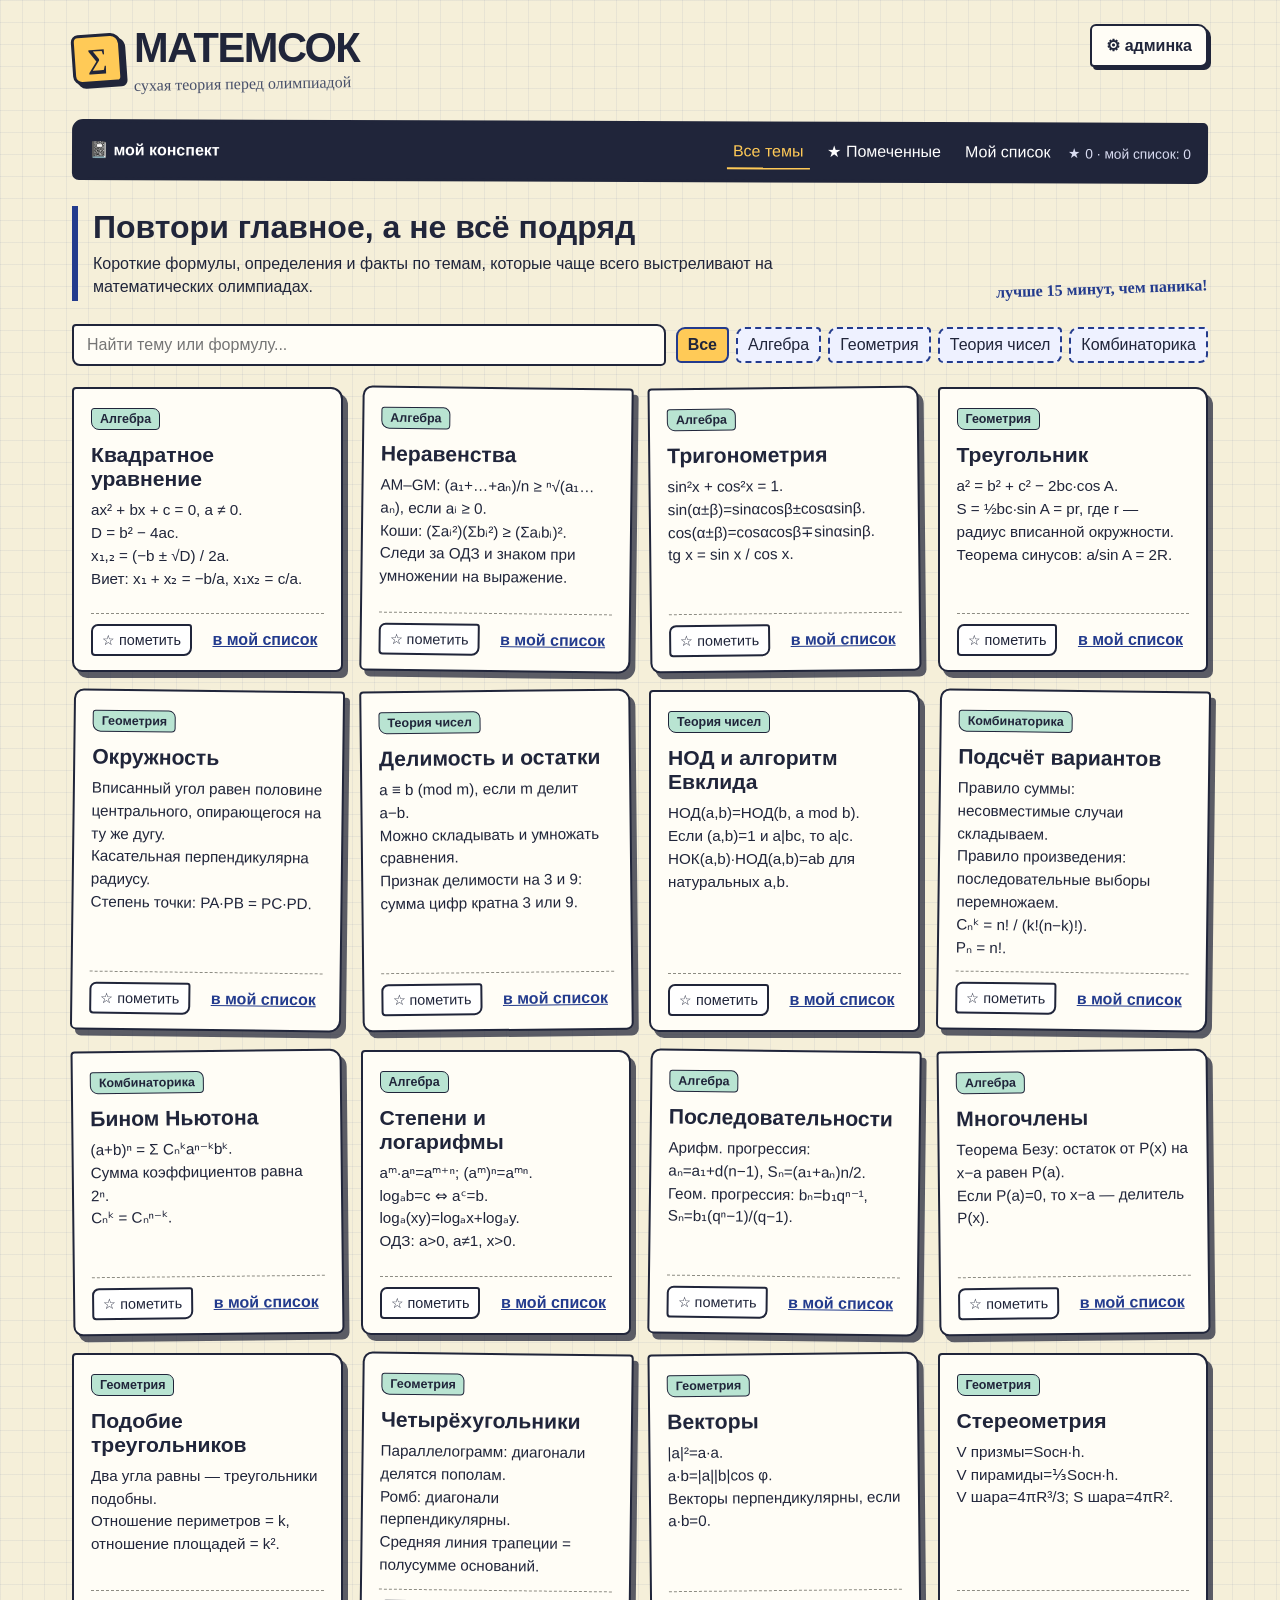
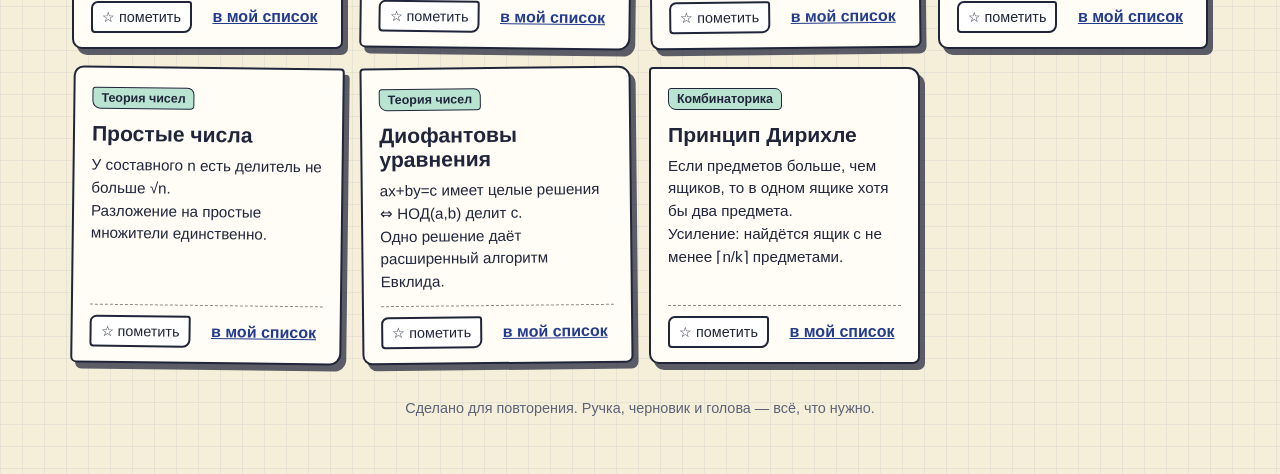
<file: index.html>
<!doctype html>
<html lang="ru">
<head>
  <meta charset="UTF-8" />
  <meta name="viewport" content="width=device-width, initial-scale=1.0" />
  <meta name="description" content="Короткие конспекты по математике для олимпиад." />
  <title>Матемсок — теория к олимпиадам</title>
  <link rel="icon" type="image/svg+xml" href="data:image/svg+xml,%3Csvg xmlns='http://www.w3.org/2000/svg' viewBox='0 0 64 64'%3E%3Crect width='64' height='64' rx='10' fill='%23233b8d'/%3E%3Cpath d='M13 16h38M13 32h38M13 48h38' stroke='%23f8f5ea' stroke-width='4'/%3E%3Cpath d='M28 10v44' stroke='%23ffbd46' stroke-width='4'/%3E%3C/svg%3E" />
  <style>
    :root { --ink:#20253a; --blue:#233b8d; --paper:#fffdf6; --cream:#f5efd9; --yellow:#ffca57; --red:#d9534f; --line:#d7d2bf; --mint:#b9e4d2; }
    * { box-sizing: border-box; }
    body { margin:0; color:var(--ink); font-family: "Trebuchet MS", Arial, sans-serif; background-color:var(--cream); background-image:linear-gradient(rgba(115,126,167,.10) 1px, transparent 1px),linear-gradient(90deg, rgba(115,126,167,.10) 1px, transparent 1px); background-size:22px 22px; }
    button, input, textarea, select { font:inherit; }
    button { cursor:pointer; color:inherit; }
    .page { max-width:1180px; margin:0 auto; padding:20px 22px 58px; }
    header { display:flex; justify-content:space-between; align-items:flex-start; gap:20px; margin:4px 0 28px; }
    .brand { display:flex; align-items:center; gap:12px; }
    .logo { width:50px; height:50px; transform:rotate(-4deg); border:3px solid var(--ink); border-radius:7px 11px 6px 9px; background:var(--yellow); display:grid; place-items:center; font:900 28px Georgia,serif; box-shadow:4px 4px 0 var(--ink); }
    h1 { margin:0; font-size:clamp(1.7rem,4vw,2.6rem); letter-spacing:-1.5px; }
    .scribble { margin:3px 0 0; color:#48506a; font-family:"Comic Sans MS","Trebuchet MS",cursive; font-size:1rem; transform:rotate(-1deg); }
    .admin-switch { border:2px solid var(--ink); border-radius:6px 10px 7px 4px; padding:10px 14px; background:var(--paper); box-shadow:3px 3px 0 var(--ink); font-weight:bold; }
    .admin-switch:hover { background:var(--yellow); transform:translate(-1px,-1px); box-shadow:5px 5px 0 var(--ink); }
    .topbar { background:var(--ink); color:white; padding:10px 14px; border:3px solid var(--ink); border-radius:11px 5px 12px 7px; display:flex; align-items:center; gap:12px; flex-wrap:wrap; transform:rotate(.2deg); }
    .topbar strong { margin-right:auto; }
    .topbar button { color:white; border:0; background:transparent; border-bottom:2px solid transparent; padding:7px 6px; }
    .topbar button.active { color:var(--yellow); border-color:var(--yellow); }
    .stats { color:#d9dcf1; font-size:.86rem; }
    main { padding-top:24px; }
    .intro { display:grid; grid-template-columns:minmax(0,1fr) auto; gap:18px; align-items:end; border-left:6px solid var(--blue); padding:3px 0 3px 15px; margin:0 0 23px; }
    .intro h2 { font-size:clamp(1.45rem,3vw,2rem); margin:0 0 6px; }
    .intro p { margin:0; max-width:700px; line-height:1.45; }
    .note { font-family:"Comic Sans MS",cursive; color:var(--blue); transform:rotate(-2deg); font-weight:bold; }
    .toolbar { display:flex; align-items:center; gap:10px; flex-wrap:wrap; margin:0 0 21px; }
    #search { flex:1 1 260px; min-height:42px; padding:9px 13px; border:2px solid var(--ink); border-radius:4px 9px 5px 8px; background:var(--paper); outline:none; }
    #search:focus { box-shadow:3px 3px 0 var(--blue); }
    .filters { display:flex; gap:7px; flex-wrap:wrap; }
    .filter { border:2px dashed var(--blue); padding:7px 10px; background:#eef1ff; border-radius:9px 4px 8px 5px; }
    .filter.selected { background:var(--yellow); border-style:solid; font-weight:bold; }
    .topic-grid { display:grid; grid-template-columns:repeat(auto-fit,minmax(270px,1fr)); gap:18px; }
    .topic { position:relative; display:flex; flex-direction:column; min-height:285px; padding:19px 17px 14px; background:var(--paper); border:2px solid var(--ink); border-radius:4px 12px 7px 10px; box-shadow:5px 6px 0 rgba(32,37,58,.72); transition:transform .15s,box-shadow .15s; }
    .topic:nth-child(3n+2) { transform:rotate(.7deg); border-radius:10px 4px 12px 6px; }
    .topic:nth-child(3n+3) { transform:rotate(-.6deg); }
    .topic:hover { transform:translate(-2px,-3px) rotate(0); box-shadow:8px 9px 0 rgba(32,37,58,.75); }
    .tag { align-self:flex-start; background:var(--mint); border:1.5px solid var(--ink); padding:3px 8px; border-radius:3px 7px 4px 8px; font-size:.78rem; font-weight:bold; }
    .topic h3 { margin:13px 0 8px; font-size:1.32rem; }
    .theory { font-size:.95rem; line-height:1.5; flex:1; white-space:pre-line; }
    .topic-footer { display:flex; gap:8px; align-items:center; justify-content:space-between; margin-top:12px; padding-top:10px; border-top:1px dashed #8d8c83; }
    .mark { border:2px solid var(--ink); background:#fff; padding:6px 9px; border-radius:7px 3px 8px 4px; font-size:.9rem; }
    .mark.on { background:var(--yellow); }
    .tiny { border:0; background:transparent; color:var(--blue); text-decoration:underline; font-weight:bold; }
    .empty { grid-column:1/-1; padding:35px; text-align:center; border:2px dashed var(--ink); background:rgba(255,253,246,.76); font-size:1.1rem; }
    .saved-list { display:grid; grid-template-columns:repeat(auto-fit,minmax(245px,1fr)); gap:15px; }
    .saved-item { padding:15px; background:#fff; border:2px solid var(--ink); border-radius:9px 3px 10px 5px; box-shadow:3px 4px 0 var(--ink); }
    .saved-item h3 { margin:7px 0; }
    .admin-panel { margin-top:30px; border:3px solid var(--blue); border-radius:12px 5px 11px 6px; background:#e9ecff; padding:20px; }
    .admin-panel h2 { margin:0 0 5px; }
    .admin-panel > p { margin:0 0 15px; }
    .editor { display:grid; grid-template-columns:1fr 1fr; gap:12px; }
    .field { display:grid; gap:5px; font-weight:bold; }
    .field.full { grid-column:1/-1; }
    .field input,.field textarea,.field select { width:100%; padding:9px; border:2px solid var(--ink); border-radius:5px; background:#fffef9; }
    .field textarea { min-height:115px; resize:vertical; line-height:1.4; }
    .form-actions { grid-column:1/-1; display:flex; gap:10px; flex-wrap:wrap; }
    .primary { background:var(--yellow); border:2px solid var(--ink); border-radius:5px 9px 4px 8px; padding:9px 13px; font-weight:bold; box-shadow:2px 2px 0 var(--ink); }
    .secondary { background:white; border:2px solid var(--ink); border-radius:7px 3px 8px 4px; padding:9px 13px; }
    .admin-list { margin-top:21px; display:grid; gap:9px; }
    .admin-row { display:flex; align-items:center; gap:10px; justify-content:space-between; padding:9px 11px; background:white; border:1.5px solid var(--ink); border-radius:5px; }
    .admin-row small { display:block; color:#596077; }
    .row-actions { display:flex; gap:6px; }
    .danger { border:2px solid var(--red); color:#9e322e; background:#fff; padding:6px 9px; border-radius:5px; }
    footer { margin-top:36px; text-align:center; color:#5c6278; font-size:.9rem; }
    .hidden { display:none !important; }
    @media (max-width:640px) { .page{padding:14px 14px 40px} header{margin-bottom:20px}.logo{width:42px;height:42px}.admin-switch{padding:8px 10px}.intro{grid-template-columns:1fr}.topbar strong{width:100%}.editor{grid-template-columns:1fr}.admin-row{align-items:flex-start;flex-direction:column}.topic{min-height:250px} }
  </style>
</head>
<body>
  <div class="page">
    <header>
      <div class="brand"><div class="logo">∑</div><div><h1>МАТЕМСОК</h1><p class="scribble">сухая теория перед олимпиадой</p></div></div>
      <button class="admin-switch" id="adminSwitch" aria-expanded="false">⚙ админка</button>
    </header>
    <nav class="topbar" aria-label="Главное меню">
      <strong>📓 мой конспект</strong>
      <button class="nav active" data-view="catalog">Все темы</button>
      <button class="nav" data-view="marked">★ Помеченные</button>
      <button class="nav" data-view="plan">Мой список</button>
      <span class="stats" id="stats"></span>
    </nav>
    <main>
      <section id="catalogView">
        <div class="intro"><div><h2>Повтори главное, а не всё подряд</h2><p>Короткие формулы, определения и факты по темам, которые чаще всего выстреливают на математических олимпиадах.</p></div><span class="note">лучше 15 минут, чем паника!</span></div>
        <div class="toolbar"><input id="search" type="search" placeholder="Найти тему или формулу..." aria-label="Поиск по темам"><div class="filters" id="filters"></div></div>
        <div class="topic-grid" id="topicGrid"></div>
      </section>
      <section id="markedView" class="hidden"><div class="intro"><div><h2>★ Помеченные</h2><p>Твои быстрые закладки — как любимые треки, только без грустных песен.</p></div></div><div class="saved-list" id="markedList"></div></section>
      <section id="planView" class="hidden"><div class="intro"><div><h2>Мой список повторения</h2><p>Собери здесь темы, которые точно надо пройти перед олимпиадой.</p></div><span class="note">убирай по мере готовности</span></div><div class="saved-list" id="planList"></div></section>
      <section id="adminPanel" class="admin-panel hidden" aria-label="Панель администратора">
        <h2>Панель администратора</h2><p>Добавляй новые карточки или меняй старые. Изменения хранятся в этом браузере.</p>
        <form id="topicForm" class="editor">
          <label class="field">Название темы<input id="title" required placeholder="Например: Комплексные числа"></label>
          <label class="field">Раздел<select id="category"><option>Алгебра</option><option>Геометрия</option><option>Теория чисел</option><option>Комбинаторика</option></select></label>
          <label class="field full">Короткий конспект<textarea id="content" required placeholder="Пиши коротко: определения, формулы, важные факты."></textarea></label>
          <div class="form-actions"><button class="primary" type="submit" id="saveTopic">Добавить тему</button><button class="secondary hidden" type="button" id="cancelEdit">Отменить редактирование</button></div>
        </form>
        <div class="admin-list" id="adminList"></div>
      </section>
    </main>
    <footer>Сделано для повторения. Ручка, черновик и голова — всё, что нужно.</footer>
  </div>
  <script>
  (() => {
    const initialTopics = [
      {id:'quad', category:'Алгебра', title:'Квадратное уравнение', content:'ax² + bx + c = 0, a ≠ 0.\nD = b² − 4ac.\nx₁,₂ = (−b ± √D) / 2a.\nВиет: x₁ + x₂ = −b/a, x₁x₂ = c/a.'},
      {id:'ineq', category:'Алгебра', title:'Неравенства', content:'AM–GM: (a₁+…+aₙ)/n ≥ ⁿ√(a₁…aₙ), если aᵢ ≥ 0.\nКоши: (Σaᵢ²)(Σbᵢ²) ≥ (Σaᵢbᵢ)².\nСледи за ОДЗ и знаком при умножении на выражение.'},
      {id:'trig', category:'Алгебра', title:'Тригонометрия', content:'sin²x + cos²x = 1.\nsin(α±β)=sinαcosβ±cosαsinβ.\ncos(α±β)=cosαcosβ∓sinαsinβ.\ntg x = sin x / cos x.'},
      {id:'tri', category:'Геометрия', title:'Треугольник', content:'a² = b² + c² − 2bc·cos A.\nS = ½bc·sin A = pr, где r — радиус вписанной окружности.\nТеорема синусов: a/sin A = 2R.'},
      {id:'circle', category:'Геометрия', title:'Окружность', content:'Вписанный угол равен половине центрального, опирающегося на ту же дугу.\nКасательная перпендикулярна радиусу.\nСтепень точки: PA·PB = PC·PD.'},
      {id:'mod', category:'Теория чисел', title:'Делимость и остатки', content:'a ≡ b (mod m), если m делит a−b.\nМожно складывать и умножать сравнения.\nПризнак делимости на 3 и 9: сумма цифр кратна 3 или 9.'},
      {id:'gcd', category:'Теория чисел', title:'НОД и алгоритм Евклида', content:'НОД(a,b)=НОД(b, a mod b).\nЕсли (a,b)=1 и a|bc, то a|c.\nНОК(a,b)·НОД(a,b)=ab для натуральных a,b.'},
      {id:'comb', category:'Комбинаторика', title:'Подсчёт вариантов', content:'Правило суммы: несовместимые случаи складываем.\nПравило произведения: последовательные выборы перемножаем.\nCₙᵏ = n! / (k!(n−k)!).\nPₙ = n!.'},
      {id:'binom', category:'Комбинаторика', title:'Бином Ньютона', content:'(a+b)ⁿ = Σ Cₙᵏaⁿ⁻ᵏbᵏ.\nСумма коэффициентов равна 2ⁿ.\nCₙᵏ = Cₙⁿ⁻ᵏ.'}
    ];
    const expandedTopics = initialTopics.concat([
      {id:'powers', category:'\u0410\u043b\u0433\u0435\u0431\u0440\u0430', title:'\u0421\u0442\u0435\u043f\u0435\u043d\u0438 \u0438 \u043b\u043e\u0433\u0430\u0440\u0438\u0444\u043c\u044b', content:'a\u1d50\u00b7a\u207f=a\u1d50\u207a\u207f; (a\u1d50)\u207f=a\u1d50\u207f.\nlog\u2090b=c \u21d4 a\u1d9c=b.\nlog\u2090(xy)=log\u2090x+log\u2090y.\n\u041e\u0414\u0417: a>0, a\u22601, x>0.'},
      {id:'seq', category:'\u0410\u043b\u0433\u0435\u0431\u0440\u0430', title:'\u041f\u043e\u0441\u043b\u0435\u0434\u043e\u0432\u0430\u0442\u0435\u043b\u044c\u043d\u043e\u0441\u0442\u0438', content:'\u0410\u0440\u0438\u0444\u043c. \u043f\u0440\u043e\u0433\u0440\u0435\u0441\u0441\u0438\u044f: a\u2099=a\u2081+d(n\u22121), S\u2099=(a\u2081+a\u2099)n/2.\n\u0413\u0435\u043e\u043c. \u043f\u0440\u043e\u0433\u0440\u0435\u0441\u0441\u0438\u044f: b\u2099=b\u2081q\u207f\u207b\u00b9, S\u2099=b\u2081(q\u207f\u22121)/(q\u22121).'},
      {id:'poly', category:'\u0410\u043b\u0433\u0435\u0431\u0440\u0430', title:'\u041c\u043d\u043e\u0433\u043e\u0447\u043b\u0435\u043d\u044b', content:'\u0422\u0435\u043e\u0440\u0435\u043c\u0430 \u0411\u0435\u0437\u0443: \u043e\u0441\u0442\u0430\u0442\u043e\u043a \u043e\u0442 P(x) \u043d\u0430 x\u2212a \u0440\u0430\u0432\u0435\u043d P(a).\n\u0415\u0441\u043b\u0438 P(a)=0, \u0442\u043e x\u2212a \u2014 \u0434\u0435\u043b\u0438\u0442\u0435\u043b\u044c P(x).'},
      {id:'similar', category:'\u0413\u0435\u043e\u043c\u0435\u0442\u0440\u0438\u044f', title:'\u041f\u043e\u0434\u043e\u0431\u0438\u0435 \u0442\u0440\u0435\u0443\u0433\u043e\u043b\u044c\u043d\u0438\u043a\u043e\u0432', content:'\u0414\u0432\u0430 \u0443\u0433\u043b\u0430 \u0440\u0430\u0432\u043d\u044b \u2014 \u0442\u0440\u0435\u0443\u0433\u043e\u043b\u044c\u043d\u0438\u043a\u0438 \u043f\u043e\u0434\u043e\u0431\u043d\u044b.\n\u041e\u0442\u043d\u043e\u0448\u0435\u043d\u0438\u0435 \u043f\u0435\u0440\u0438\u043c\u0435\u0442\u0440\u043e\u0432 = k, \u043e\u0442\u043d\u043e\u0448\u0435\u043d\u0438\u0435 \u043f\u043b\u043e\u0449\u0430\u0434\u0435\u0439 = k\u00b2.'},
      {id:'quads', category:'\u0413\u0435\u043e\u043c\u0435\u0442\u0440\u0438\u044f', title:'\u0427\u0435\u0442\u044b\u0440\u0451\u0445\u0443\u0433\u043e\u043b\u044c\u043d\u0438\u043a\u0438', content:'\u041f\u0430\u0440\u0430\u043b\u043b\u0435\u043b\u043e\u0433\u0440\u0430\u043c\u043c: \u0434\u0438\u0430\u0433\u043e\u043d\u0430\u043b\u0438 \u0434\u0435\u043b\u044f\u0442\u0441\u044f \u043f\u043e\u043f\u043e\u043b\u0430\u043c.\n\u0420\u043e\u043c\u0431: \u0434\u0438\u0430\u0433\u043e\u043d\u0430\u043b\u0438 \u043f\u0435\u0440\u043f\u0435\u043d\u0434\u0438\u043a\u0443\u043b\u044f\u0440\u043d\u044b.\n\u0421\u0440\u0435\u0434\u043d\u044f\u044f \u043b\u0438\u043d\u0438\u044f \u0442\u0440\u0430\u043f\u0435\u0446\u0438\u0438 = \u043f\u043e\u043b\u0443\u0441\u0443\u043c\u043c\u0435 \u043e\u0441\u043d\u043e\u0432\u0430\u043d\u0438\u0439.'},
      {id:'vectors', category:'\u0413\u0435\u043e\u043c\u0435\u0442\u0440\u0438\u044f', title:'\u0412\u0435\u043a\u0442\u043e\u0440\u044b', content:'|a|\u00b2=a\u00b7a.\na\u00b7b=|a||b|cos \u03c6.\n\u0412\u0435\u043a\u0442\u043e\u0440\u044b \u043f\u0435\u0440\u043f\u0435\u043d\u0434\u0438\u043a\u0443\u043b\u044f\u0440\u043d\u044b, \u0435\u0441\u043b\u0438 a\u00b7b=0.'},
      {id:'solid', category:'\u0413\u0435\u043e\u043c\u0435\u0442\u0440\u0438\u044f', title:'\u0421\u0442\u0435\u0440\u0435\u043e\u043c\u0435\u0442\u0440\u0438\u044f', content:'V \u043f\u0440\u0438\u0437\u043c\u044b=S\u043e\u0441\u043d\u00b7h.\nV \u043f\u0438\u0440\u0430\u043c\u0438\u0434\u044b=\u2153S\u043e\u0441\u043d\u00b7h.\nV \u0448\u0430\u0440\u0430=4\u03c0R\u00b3/3; S \u0448\u0430\u0440\u0430=4\u03c0R\u00b2.'},
      {id:'prime', category:'\u0422\u0435\u043e\u0440\u0438\u044f \u0447\u0438\u0441\u0435\u043b', title:'\u041f\u0440\u043e\u0441\u0442\u044b\u0435 \u0447\u0438\u0441\u043b\u0430', content:'\u0423 \u0441\u043e\u0441\u0442\u0430\u0432\u043d\u043e\u0433\u043e n \u0435\u0441\u0442\u044c \u0434\u0435\u043b\u0438\u0442\u0435\u043b\u044c \u043d\u0435 \u0431\u043e\u043b\u044c\u0448\u0435 \u221an.\n\u0420\u0430\u0437\u043b\u043e\u0436\u0435\u043d\u0438\u0435 \u043d\u0430 \u043f\u0440\u043e\u0441\u0442\u044b\u0435 \u043c\u043d\u043e\u0436\u0438\u0442\u0435\u043b\u0438 \u0435\u0434\u0438\u043d\u0441\u0442\u0432\u0435\u043d\u043d\u043e.'},
      {id:'dio', category:'\u0422\u0435\u043e\u0440\u0438\u044f \u0447\u0438\u0441\u0435\u043b', title:'\u0414\u0438\u043e\u0444\u0430\u043d\u0442\u043e\u0432\u044b \u0443\u0440\u0430\u0432\u043d\u0435\u043d\u0438\u044f', content:'ax+by=c \u0438\u043c\u0435\u0435\u0442 \u0446\u0435\u043b\u044b\u0435 \u0440\u0435\u0448\u0435\u043d\u0438\u044f \u21d4 \u041d\u041e\u0414(a,b) \u0434\u0435\u043b\u0438\u0442 c.\n\u041e\u0434\u043d\u043e \u0440\u0435\u0448\u0435\u043d\u0438\u0435 \u0434\u0430\u0451\u0442 \u0440\u0430\u0441\u0448\u0438\u0440\u0435\u043d\u043d\u044b\u0439 \u0430\u043b\u0433\u043e\u0440\u0438\u0442\u043c \u0415\u0432\u043a\u043b\u0438\u0434\u0430.'},
      {id:'dir', category:'\u041a\u043e\u043c\u0431\u0438\u043d\u0430\u0442\u043e\u0440\u0438\u043a\u0430', title:'\u041f\u0440\u0438\u043d\u0446\u0438\u043f \u0414\u0438\u0440\u0438\u0445\u043b\u0435', content:'\u0415\u0441\u043b\u0438 \u043f\u0440\u0435\u0434\u043c\u0435\u0442\u043e\u0432 \u0431\u043e\u043b\u044c\u0448\u0435, \u0447\u0435\u043c \u044f\u0449\u0438\u043a\u043e\u0432, \u0442\u043e \u0432 \u043e\u0434\u043d\u043e\u043c \u044f\u0449\u0438\u043a\u0435 \u0445\u043e\u0442\u044f \u0431\u044b \u0434\u0432\u0430 \u043f\u0440\u0435\u0434\u043c\u0435\u0442\u0430.\n\u0423\u0441\u0438\u043b\u0435\u043d\u0438\u0435: \u043d\u0430\u0439\u0434\u0451\u0442\u0441\u044f \u044f\u0449\u0438\u043a \u0441 \u043d\u0435 \u043c\u0435\u043d\u0435\u0435 \u2308n/k\u2309 \u043f\u0440\u0435\u0434\u043c\u0435\u0442\u0430\u043c\u0438.'}
    ]);
    const $ = s => document.querySelector(s);
    const storage = key => JSON.parse(localStorage.getItem(key) || 'null');
    const savedTopics = storage('mathsok_topics');
    let topics = savedTopics ? savedTopics.concat(expandedTopics.filter(t => !savedTopics.some(s => s.id === t.id))) : expandedTopics;
    let marked = storage('mathsok_marked') || [];
    let plan = storage('mathsok_plan') || [];
    let activeCategory = 'Все'; let activeView = 'catalog'; let editingId = null;
    const save = () => { localStorage.setItem('mathsok_topics', JSON.stringify(topics)); localStorage.setItem('mathsok_marked', JSON.stringify(marked)); localStorage.setItem('mathsok_plan', JSON.stringify(plan)); };
    const esc = s => String(s).replace(/[&<>'"]/g, c => ({'&':'&amp;','<':'&lt;','>':'&gt;',"'":'&#39;','"':'&quot;'}[c]));
    const categories = () => ['Все', ...new Set(topics.map(t => t.category))];
    function card(t) { const isMark=marked.includes(t.id), isPlan=plan.includes(t.id); return `<article class="topic"><span class="tag">${esc(t.category)}</span><h3>${esc(t.title)}</h3><div class="theory">${esc(t.content)}</div><div class="topic-footer"><button class="mark ${isMark?'on':''}" data-action="mark" data-id="${t.id}" aria-label="Пометить тему">${isMark?'★ помечено':'☆ пометить'}</button><button class="tiny" data-action="plan" data-id="${t.id}">${isPlan?'убрать из списка':'в мой список'}</button></div></article>`; }
    function renderCatalog() { const q=$('#search').value.trim().toLowerCase(); const shown=topics.filter(t => (activeCategory==='Все'||t.category===activeCategory)&&(`${t.title} ${t.content} ${t.category}`).toLowerCase().includes(q)); $('#filters').innerHTML=categories().map(c=>`<button class="filter ${c===activeCategory?'selected':''}" data-category="${esc(c)}">${esc(c)}</button>`).join(''); $('#topicGrid').innerHTML=shown.length?shown.map(card).join(''):'<div class="empty">Ничего не нашлось. Попробуй другое слово или добавь тему в админке.</div>'; }
    function savedCard(t, type) { return `<article class="saved-item"><span class="tag">${esc(t.category)}</span><h3>${esc(t.title)}</h3><p>${esc(t.content).split('\n')[0]}</p><button class="tiny" data-action="${type==='marked'?'mark':'plan'}" data-id="${t.id}">убрать</button></article>`; }
    function renderSaved() { const markedTopics=topics.filter(t=>marked.includes(t.id)), planTopics=topics.filter(t=>plan.includes(t.id)); $('#markedList').innerHTML=markedTopics.length?markedTopics.map(t=>savedCard(t,'marked')).join(''):'<div class="empty">Тут пока пусто. Нажми ☆ на нужной карточке.</div>'; $('#planList').innerHTML=planTopics.length?planTopics.map(t=>savedCard(t,'plan')).join(''):'<div class="empty">Собери свой маршрут: жми «в мой список» в каталоге.</div>'; $('#stats').textContent=`★ ${marked.length}  ·  мой список: ${plan.length}`; }
    function renderAdmin() { $('#adminList').innerHTML=topics.map(t=>`<div class="admin-row"><div><b>${esc(t.title)}</b><small>${esc(t.category)}</small></div><div class="row-actions"><button class="secondary" data-edit="${t.id}">изменить</button><button class="danger" data-delete="${t.id}">удалить</button></div></div>`).join(''); }
    function render() { renderCatalog(); renderSaved(); renderAdmin(); }
    function toggle(list, id) { const i=list.indexOf(id); i<0?list.push(id):list.splice(i,1); save(); render(); }
    document.addEventListener('click', e => { const a=e.target.closest('[data-action]'); if(a){ const id=a.dataset.id; toggle(a.dataset.action==='mark'?marked:plan,id); return; } const f=e.target.closest('[data-category]'); if(f){activeCategory=f.dataset.category;renderCatalog();} const edit=e.target.closest('[data-edit]'); if(edit){const t=topics.find(x=>x.id===edit.dataset.edit); editingId=t.id; $('#title').value=t.title;$('#category').value=t.category;$('#content').value=t.content;$('#saveTopic').textContent='Сохранить изменения';$('#cancelEdit').classList.remove('hidden');$('#adminPanel').scrollIntoView({behavior:'smooth'});} const del=e.target.closest('[data-delete]'); if(del && confirm('Удалить эту тему?')){topics=topics.filter(t=>t.id!==del.dataset.delete);marked=marked.filter(id=>id!==del.dataset.delete);plan=plan.filter(id=>id!==del.dataset.delete);save();render();} });
    $('#search').addEventListener('input',renderCatalog);
    document.querySelectorAll('.nav').forEach(b=>b.addEventListener('click',()=>{activeView=b.dataset.view; document.querySelectorAll('.nav').forEach(x=>x.classList.toggle('active',x===b)); ['catalog','marked','plan'].forEach(v=>$('#'+v+'View').classList.toggle('hidden',v!==activeView));}));
    $('#adminSwitch').addEventListener('click',()=>{const p=$('#adminPanel');p.classList.toggle('hidden');$('#adminSwitch').setAttribute('aria-expanded',!p.classList.contains('hidden'));if(!p.classList.contains('hidden'))p.scrollIntoView({behavior:'smooth'});});
    $('#topicForm').addEventListener('submit',e=>{e.preventDefault();const data={title:$('#title').value.trim(),category:$('#category').value,content:$('#content').value.trim()};if(editingId){const i=topics.findIndex(t=>t.id===editingId);topics[i]={...topics[i],...data};}else topics.unshift({id:'topic-'+Date.now(),...data});save();e.target.reset();editingId=null;$('#saveTopic').textContent='Добавить тему';$('#cancelEdit').classList.add('hidden');render();});
    $('#cancelEdit').addEventListener('click',()=>{$('#topicForm').reset();editingId=null;$('#saveTopic').textContent='Добавить тему';$('#cancelEdit').classList.add('hidden');});
    render();
  })();
  </script>
</body>
</html>
</file>
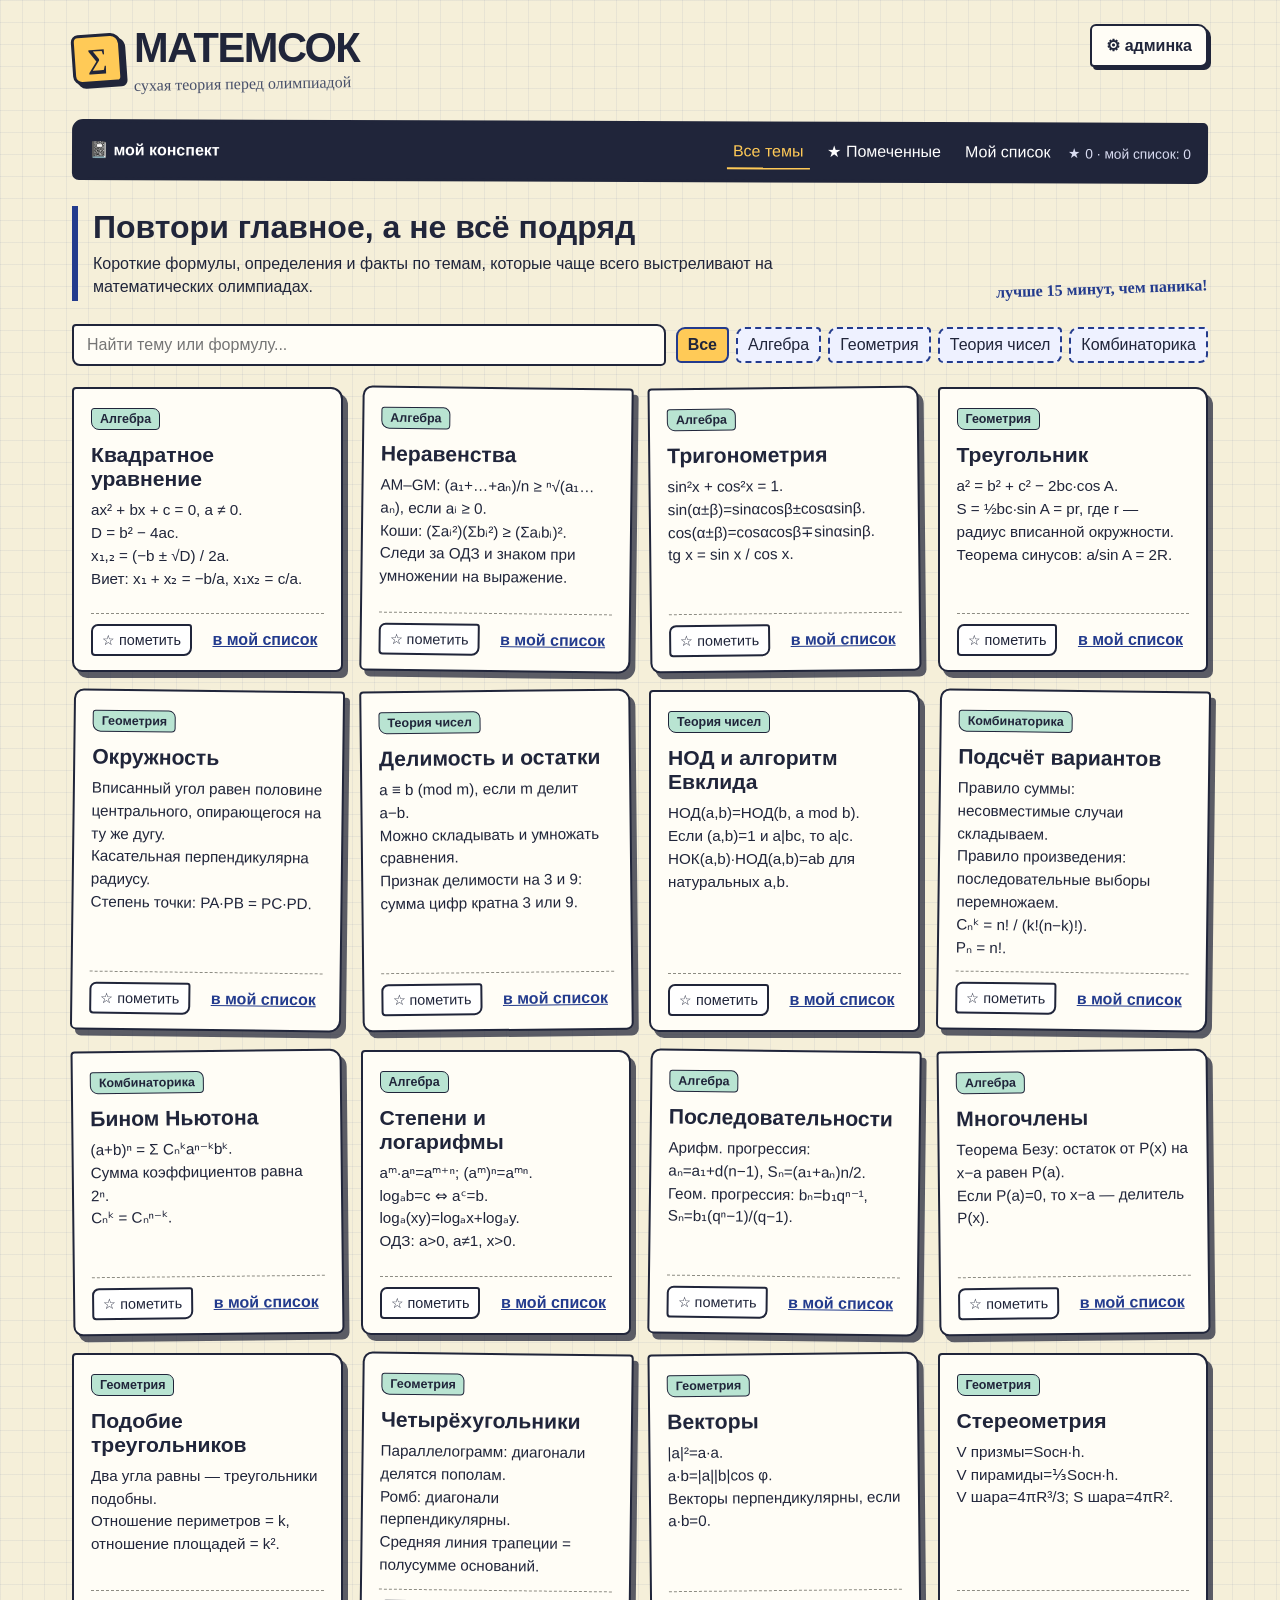
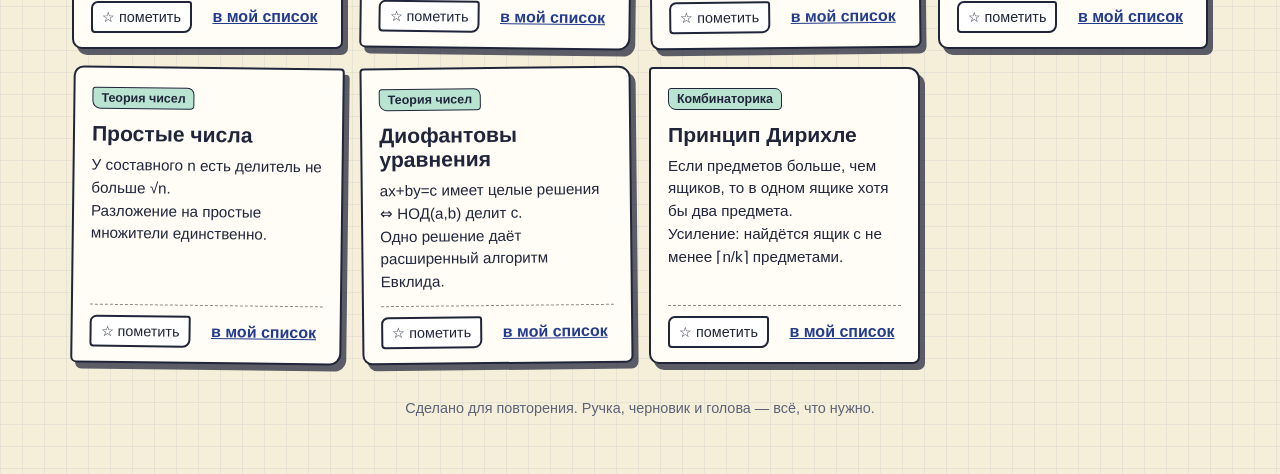
<file: src/index.html>
<!doctype html>
<html lang="ru">
<head>
  <meta charset="UTF-8" />
  <meta name="viewport" content="width=device-width, initial-scale=1.0" />
  <meta name="description" content="Короткие конспекты по математике для олимпиад." />
  <title>Матемсок — теория к олимпиадам</title>
  <link rel="icon" type="image/svg+xml" href="./favicon.svg" />
  <link rel="stylesheet" href="./style.css" />
</head>
<body>
  <div class="page">
    <header>
      <div class="brand"><div class="logo">∑</div><div><h1>МАТЕМСОК</h1><p class="scribble">сухая теория перед олимпиадой</p></div></div>
      <button class="admin-switch" id="adminSwitch" aria-expanded="false">⚙ админка</button>
    </header>
    <nav class="topbar" aria-label="Главное меню">
      <strong>📓 мой конспект</strong>
      <button class="nav active" data-view="catalog">Все темы</button>
      <button class="nav" data-view="marked">★ Помеченные</button>
      <button class="nav" data-view="plan">Мой список</button>
      <span class="stats" id="stats"></span>
    </nav>
    <main>
      <section id="catalogView">
        <div class="intro"><div><h2>Повтори главное, а не всё подряд</h2><p>Короткие формулы, определения и факты по темам, которые чаще всего выстреливают на математических олимпиадах.</p></div><span class="note">лучше 15 минут, чем паника!</span></div>
        <div class="toolbar"><input id="search" type="search" placeholder="Найти тему или формулу..." aria-label="Поиск по темам"><div class="filters" id="filters"></div></div>
        <div class="topic-grid" id="topicGrid"></div>
      </section>
      <section id="markedView" class="hidden"><div class="intro"><div><h2>★ Помеченные</h2><p>Твои быстрые закладки — как любимые треки, только без грустных песен.</p></div></div><div class="saved-list" id="markedList"></div></section>
      <section id="planView" class="hidden"><div class="intro"><div><h2>Мой список повторения</h2><p>Собери здесь темы, которые точно надо пройти перед олимпиадой.</p></div><span class="note">убирай по мере готовности</span></div><div class="saved-list" id="planList"></div></section>
      <section id="adminPanel" class="admin-panel hidden" aria-label="Панель администратора">
        <h2>Панель администратора</h2><p>Добавляй новые карточки или меняй старые. Изменения хранятся в этом браузере.</p>
        <form id="topicForm" class="editor">
          <label class="field">Название темы<input id="title" required placeholder="Например: Комплексные числа"></label>
          <label class="field">Раздел<select id="category"><option>Алгебра</option><option>Геометрия</option><option>Теория чисел</option><option>Комбинаторика</option></select></label>
          <label class="field full">Короткий конспект<textarea id="content" required placeholder="Пиши коротко: определения, формулы, важные факты."></textarea></label>
          <div class="form-actions"><button class="primary" type="submit" id="saveTopic">Добавить тему</button><button class="secondary hidden" type="button" id="cancelEdit">Отменить редактирование</button></div>
        </form>
        <div class="admin-list" id="adminList"></div>
      </section>
    </main>
    <footer>Сделано для повторения. Ручка, черновик и голова — всё, что нужно.</footer>
  </div>
  <script src="./app.js"></script>
</body>
</html>
</file>
<file: src/style.css>
:root { --ink:#20253a; --blue:#233b8d; --paper:#fffdf6; --cream:#f5efd9; --yellow:#ffca57; --red:#d9534f; --line:#d7d2bf; --mint:#b9e4d2; }
    * { box-sizing: border-box; }
    body { margin:0; color:var(--ink); font-family: "Trebuchet MS", Arial, sans-serif; background-color:var(--cream); background-image:linear-gradient(rgba(115,126,167,.10) 1px, transparent 1px),linear-gradient(90deg, rgba(115,126,167,.10) 1px, transparent 1px); background-size:22px 22px; }
    button, input, textarea, select { font:inherit; }
    button { cursor:pointer; color:inherit; }
    .page { max-width:1180px; margin:0 auto; padding:20px 22px 58px; }
    header { display:flex; justify-content:space-between; align-items:flex-start; gap:20px; margin:4px 0 28px; }
    .brand { display:flex; align-items:center; gap:12px; }
    .logo { width:50px; height:50px; transform:rotate(-4deg); border:3px solid var(--ink); border-radius:7px 11px 6px 9px; background:var(--yellow); display:grid; place-items:center; font:900 28px Georgia,serif; box-shadow:4px 4px 0 var(--ink); }
    h1 { margin:0; font-size:clamp(1.7rem,4vw,2.6rem); letter-spacing:-1.5px; }
    .scribble { margin:3px 0 0; color:#48506a; font-family:"Comic Sans MS","Trebuchet MS",cursive; font-size:1rem; transform:rotate(-1deg); }
    .admin-switch { border:2px solid var(--ink); border-radius:6px 10px 7px 4px; padding:10px 14px; background:var(--paper); box-shadow:3px 3px 0 var(--ink); font-weight:bold; }
    .admin-switch:hover { background:var(--yellow); transform:translate(-1px,-1px); box-shadow:5px 5px 0 var(--ink); }
    .topbar { background:var(--ink); color:white; padding:10px 14px; border:3px solid var(--ink); border-radius:11px 5px 12px 7px; display:flex; align-items:center; gap:12px; flex-wrap:wrap; transform:rotate(.2deg); }
    .topbar strong { margin-right:auto; }
    .topbar button { color:white; border:0; background:transparent; border-bottom:2px solid transparent; padding:7px 6px; }
    .topbar button.active { color:var(--yellow); border-color:var(--yellow); }
    .stats { color:#d9dcf1; font-size:.86rem; }
    main { padding-top:24px; }
    .intro { display:grid; grid-template-columns:minmax(0,1fr) auto; gap:18px; align-items:end; border-left:6px solid var(--blue); padding:3px 0 3px 15px; margin:0 0 23px; }
    .intro h2 { font-size:clamp(1.45rem,3vw,2rem); margin:0 0 6px; }
    .intro p { margin:0; max-width:700px; line-height:1.45; }
    .note { font-family:"Comic Sans MS",cursive; color:var(--blue); transform:rotate(-2deg); font-weight:bold; }
    .toolbar { display:flex; align-items:center; gap:10px; flex-wrap:wrap; margin:0 0 21px; }
    #search { flex:1 1 260px; min-height:42px; padding:9px 13px; border:2px solid var(--ink); border-radius:4px 9px 5px 8px; background:var(--paper); outline:none; }
    #search:focus { box-shadow:3px 3px 0 var(--blue); }
    .filters { display:flex; gap:7px; flex-wrap:wrap; }
    .filter { border:2px dashed var(--blue); padding:7px 10px; background:#eef1ff; border-radius:9px 4px 8px 5px; }
    .filter.selected { background:var(--yellow); border-style:solid; font-weight:bold; }
    .topic-grid { display:grid; grid-template-columns:repeat(auto-fit,minmax(270px,1fr)); gap:18px; }
    .topic { position:relative; display:flex; flex-direction:column; min-height:285px; padding:19px 17px 14px; background:var(--paper); border:2px solid var(--ink); border-radius:4px 12px 7px 10px; box-shadow:5px 6px 0 rgba(32,37,58,.72); transition:transform .15s,box-shadow .15s; }
    .topic:nth-child(3n+2) { transform:rotate(.7deg); border-radius:10px 4px 12px 6px; }
    .topic:nth-child(3n+3) { transform:rotate(-.6deg); }
    .topic:hover { transform:translate(-2px,-3px) rotate(0); box-shadow:8px 9px 0 rgba(32,37,58,.75); }
    .tag { align-self:flex-start; background:var(--mint); border:1.5px solid var(--ink); padding:3px 8px; border-radius:3px 7px 4px 8px; font-size:.78rem; font-weight:bold; }
    .topic h3 { margin:13px 0 8px; font-size:1.32rem; }
    .theory { font-size:.95rem; line-height:1.5; flex:1; white-space:pre-line; }
    .topic-footer { display:flex; gap:8px; align-items:center; justify-content:space-between; margin-top:12px; padding-top:10px; border-top:1px dashed #8d8c83; }
    .mark { border:2px solid var(--ink); background:#fff; padding:6px 9px; border-radius:7px 3px 8px 4px; font-size:.9rem; }
    .mark.on { background:var(--yellow); }
    .tiny { border:0; background:transparent; color:var(--blue); text-decoration:underline; font-weight:bold; }
    .empty { grid-column:1/-1; padding:35px; text-align:center; border:2px dashed var(--ink); background:rgba(255,253,246,.76); font-size:1.1rem; }
    .saved-list { display:grid; grid-template-columns:repeat(auto-fit,minmax(245px,1fr)); gap:15px; }
    .saved-item { padding:15px; background:#fff; border:2px solid var(--ink); border-radius:9px 3px 10px 5px; box-shadow:3px 4px 0 var(--ink); }
    .saved-item h3 { margin:7px 0; }
    .admin-panel { margin-top:30px; border:3px solid var(--blue); border-radius:12px 5px 11px 6px; background:#e9ecff; padding:20px; }
    .admin-panel h2 { margin:0 0 5px; }
    .admin-panel > p { margin:0 0 15px; }
    .editor { display:grid; grid-template-columns:1fr 1fr; gap:12px; }
    .field { display:grid; gap:5px; font-weight:bold; }
    .field.full { grid-column:1/-1; }
    .field input,.field textarea,.field select { width:100%; padding:9px; border:2px solid var(--ink); border-radius:5px; background:#fffef9; }
    .field textarea { min-height:115px; resize:vertical; line-height:1.4; }
    .form-actions { grid-column:1/-1; display:flex; gap:10px; flex-wrap:wrap; }
    .primary { background:var(--yellow); border:2px solid var(--ink); border-radius:5px 9px 4px 8px; padding:9px 13px; font-weight:bold; box-shadow:2px 2px 0 var(--ink); }
    .secondary { background:white; border:2px solid var(--ink); border-radius:7px 3px 8px 4px; padding:9px 13px; }
    .admin-list { margin-top:21px; display:grid; gap:9px; }
    .admin-row { display:flex; align-items:center; gap:10px; justify-content:space-between; padding:9px 11px; background:white; border:1.5px solid var(--ink); border-radius:5px; }
    .admin-row small { display:block; color:#596077; }
    .row-actions { display:flex; gap:6px; }
    .danger { border:2px solid var(--red); color:#9e322e; background:#fff; padding:6px 9px; border-radius:5px; }
    footer { margin-top:36px; text-align:center; color:#5c6278; font-size:.9rem; }
    .hidden { display:none !important; }
    @media (max-width:640px) { .page{padding:14px 14px 40px} header{margin-bottom:20px}.logo{width:42px;height:42px}.admin-switch{padding:8px 10px}.intro{grid-template-columns:1fr}.topbar strong{width:100%}.editor{grid-template-columns:1fr}.admin-row{align-items:flex-start;flex-direction:column}.topic{min-height:250px} }
</file>
